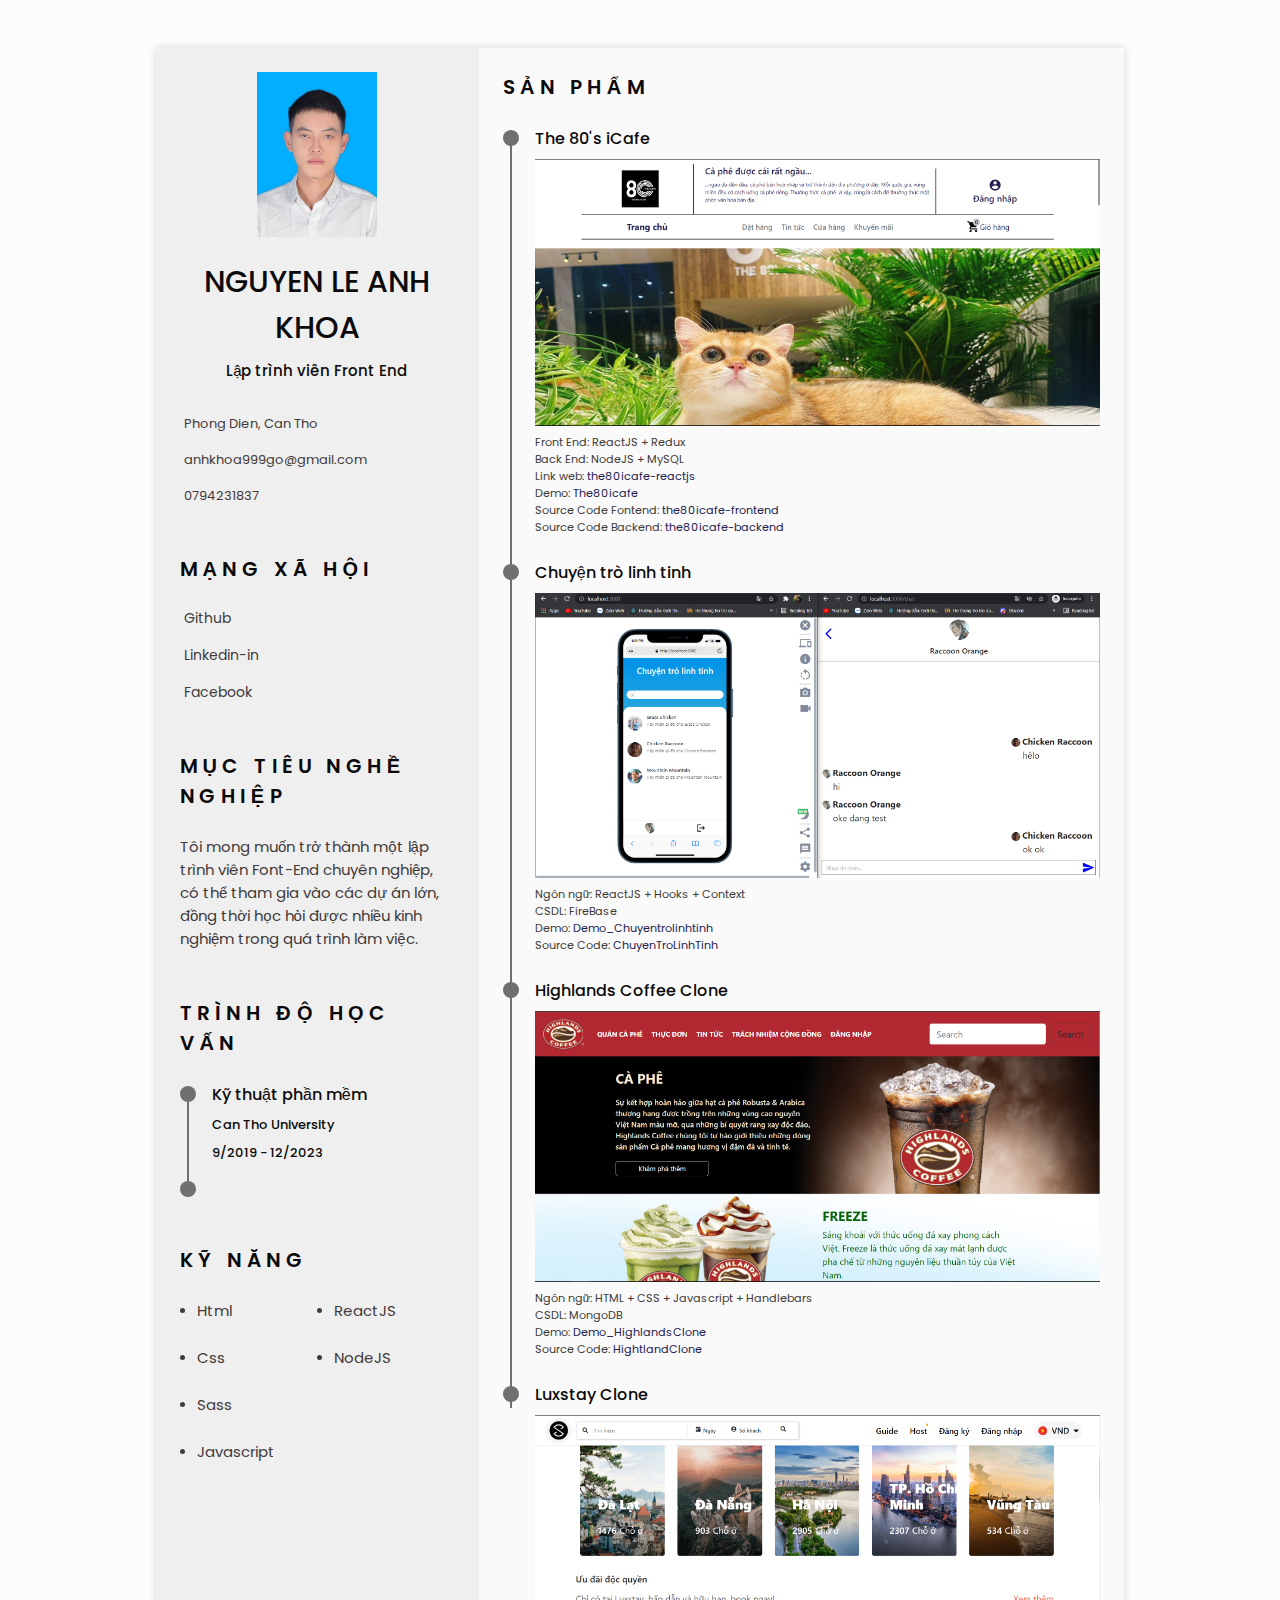
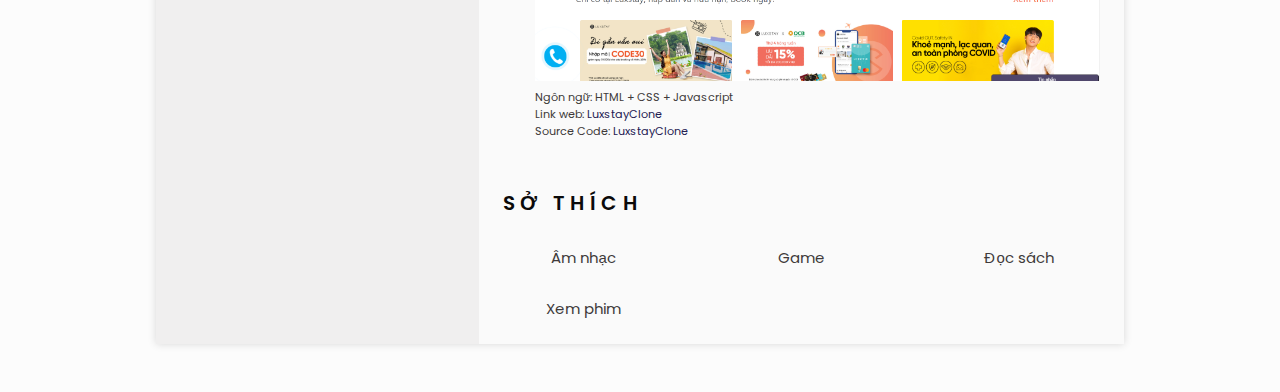
<file: index.html>
<!DOCTYPE html>
<html lang="en">

<head>
    <meta charset="UTF-8">
    <meta name="viewport" content="width=device-width, initial-scale=1.0">
    <link rel="icon"
        href="https://en.pimg.jp/041/411/132/1/41411132.jpg" />

    <!--========== BOX ICONS ==========-->
    <link rel="stylesheet" href="https://use.fontawesome.com/releases/v5.6.3/css/all.css"
        integrity="sha384-UHRtZLI+pbxtHCWp1t77Bi1L4ZtiqrqD80Kn4Z8NTSRyMA2Fd33n5dQ8lWUE00s/" crossorigin="anonymous">


    <!--========== CSS ==========-->
    <link rel="stylesheet" href="assets/css/styles.css">

    <title>CV Nguyen Le Anh Khoa</title>
</head>

<body>
    <!--========== HEADER ==========-->
    <header class="l-header" id="header">
        <nav class="nav bd-container">
            <a href="" class="nav__logo">Khoa</a>
            <div class="nav__menu" id="nav-menu">
                <ul class="nav__list">
                    <li class="nav__item">
                        <a href="#home" class="nav__link active-link">
                            <i class="far fa-user-circle nav__icon"></i>Thông tin
                        </a>
                    </li>
                    <li class="nav__item">
                        <a href="#profile" class="nav__link">
                            <i class="fas fa-bullseye nav__icon"></i>Mục tiêu
                        </a>
                    </li>
                    <li class="nav__item">
                        <a href="#education" class="nav__link">
                            <i class="fas fa-book nav__icon"></i>Học vấn
                        </a>
                    </li>
                    <li class="nav__item">
                        <a href="#skills" class="nav__link">
                            <i class="fas fa-laptop-code nav__icon"></i>Kỹ năng
                        </a>
                    </li>
                    <li class="nav__item">
                        <a href="#experience" class="nav__link">
                            <i class="fas fa-briefcase nav__icon"></i>Sản phẩm
                        </a>
                    </li>
                    <li class="nav__item">
                        <a href="#interests" class="nav__link">
                            <i class="fas fa-gamepad interests__icon"></i>
                            Sở thích
                        </a>
                    </li>
                </ul>
            </div>
            <div class="nav__toggle" id="nav-toggle">
                <i class="fas fa-bars"></i>
            </div>
        </nav>
    </header>

    <main class="l-main bd-container">
        <!-- All elements within this div, is generated in PDF -->
        <div class="resume" id="area-cv">
            <div class="resume__left">
                <!--========== HOME ==========-->
                <section class="home" id="home">
                    <div class="home__container section bd-grid">
                        <div class="home__data bd-grid">
                            <div>
                                <img src="assets/img/perfil.jpg" class="home__img" alt="">
                            </div>
                            <h1 class="home__title">NGUYEN LE ANH KHOA</h1>
                            <h3 class="home__profession">Lập trình viên Front End </h3>
                            <!-- Button to generate and download the pdf. Available for desktop. -->
                            <!-- <div class="">
                                <a href="assets/pdf/ResumeCv.pdf" class="home__button-movil">Download</a>
                            </div> -->
                        </div>
                        <div class="home__address bd-grid">
                            <span class="home__information">
                                <i class="fas fa-map-marker-alt home__icon"></i> Phong Dien, Can Tho
                            </span>
                            <span class="home__information">
                                <i class="far fa-envelope home__icon"></i> anhkhoa999go@gmail.com
                            </span>
                            <span class="home__information">
                                <i class="fas fa-mobile home__icon"></i> 0794231837
                            </span>
                        </div>
                    </div>
                    <!-- Theme change button -->
                    <i class="far fa-moon change-theme" title="Theme" id="theme-button"></i>
                    <i class="fas fa-download generate-pdf" title="Geneate PDF" id="resume-button"></i>

                </section>

                <!--========== SOCIAL ==========-->
                <section class="social section">
                    <h2 class="section-title">Mạng xã hội</h2>
                    <div class="social__container bd-grid">
                        <a href="https://github.com/anhkhoa0509" target="_blank" class="social__link">
                            <i class="social__icon fab fa-github"></i>Github
                        </a>
                        <a href="https://www.linkedin.com/in/nguyen-le-anh-khoa-940a77181" target="_blank"
                            class="social__link">
                            <i class="social__icon fab fa-linkedin-in"></i>Linkedin-in
                        </a>

                        <a href="https://www.facebook.com/anhkhoa999go" target="_blank" class="social__link">
                            <i class="social__icon fab fa-facebook"></i>Facebook
                        </a>

                    </div>
                </section>

                <!--========== PROFILE ==========-->
                <section class="profile section" id="profile">
                    <h2 class="section-title">Mục tiêu nghề nghiệp</h2>
                    <p class="profile__description"> Tôi mong muốn trở thành một lập trình viên Font-End chuyên nghiệp,
                        có thể tham gia vào các dự án lớn, đồng thời học hỏi được nhiều kinh nghiệm trong quá trình làm
                        việc. </p>
                </section>
                <!--==========EDUCATION==========-->
                <section class="education section" id="education">
                    <h2 class="section-title">Trình độ học vấn</h2>
                    <div class="education__container bd-grid">
                        <div class="education__content">
                            <div class="education__time">
                                <span class="education__rounder"></span>
                                <span class="education__line"></span>
                            </div>
                            <div class="education__data bd-grid">
                                <h3 class="education__title">Kỹ thuật phần mềm</h3>
                                <h3 class="education__studies">Can Tho University</h3>
                                <h3 class="education__year">9/2019 - 12/2023</h3>
                            </div>
                        </div>
                        <div class="education__content">
                            <div class="education__time">
                                <span class="education__rounder"></span>
                            </div>
                        </div>
                    </div>
                </section>


                <!--========== SKILLS  ==========-->
                <section class="skills section" id="skills">
                    <h2 class="section-title">Kỹ năng</h2>
                    <div class="skills__content bd-grid">
                        <ul class="skills__data">
                            <li class="skills__name">
                                <span class="skills__circle"></span> Html
                            </li>
                            <li class="skills__name">
                                <span class="skills__circle"></span> Css
                            </li>
                            <li class="skills__name">
                                <span class="skills__circle"></span> Sass
                            </li>
                            <li class="skills__name">
                                <span class="skills__circle"></span> Javascript
                            </li>
                        </ul>
                        <ul class="skills__data">
                            <li class="skills__name">
                                <span class="skills__circle"></span> ReactJS
                            </li>
                            <li class="skills__name">
                                <span class="skills__circle"></span> NodeJS
                            </li>

                        </ul>
                    </div>
                </section>

            </div>

            <div class="resume__right">
                <!--========== EXPERIENCE ==========-->
                <section class="experience section" id="experience">
                    <h2 class="section-title">Sản phẩm</h2>
                    <div class="experience__container bd-grid">
                        <div class="experience__content">
                            <div class="experience__time">
                                <div class="experience__rounder"></div>
                                <div class="experience__line"></div>
                            </div>
                            <div class="experience__data bd-grid">
                                <h3 class="experience__title">The 80's iCafe</h3>
                                <img src="assets/img/the80icafe.PNG" class="experience__product"></img>
                                <div class="experience__details">
                                    <p>Front End: ReactJS + Redux</p>
                                    <p>Back End: NodeJS + MySQL</p>
                                    <p>Link web: <a
                                            href="https://the80icafe-reactjs.herokuapp.com/">the80icafe-reactjs</a>
                                    </p>
                                    <p>Demo: <a
                                            href="https://drive.google.com/file/d/1z7cvW_mBKtKB8MiOIWQ_J-ncR4O8ZGtf/view?usp=sharing">
                                            The80icafe</a>
                                    </p>
                                    <p>Source Code Fontend: <a href="https://github.com/anhkhoa0509/the80icafe-frontend"
                                            class="">the80icafe-frontend</a></p>
                                    <p> Source Code Backend: <a href="https://github.com/anhkhoa0509/the80icafe-backend"
                                            class="">the80icafe-backend</a></p>

                                </div>
                            </div>
                        </div>
                        <div class="experience__content">
                            <div class="experience__time">
                                <div class="experience__rounder"></div>
                                <div class="experience__line"></div>
                            </div>
                            <div class="experience__data bd-grid">
                                <h3 class="experience__title">Chuyện trò linh tinh</h3>
                                <img src="assets/img/chuyentolinhtinh.PNG" class="experience__product"></img>
                                <div class="experience__details">
                                    <p>Ngôn ngữ: ReactJS + Hooks + Context</p>
                                    <p>CSDL: FireBase</p>
                                    <p>Demo: <a
                                            href="https://drive.google.com/file/d/1z7cvW_mBKtKB8MiOIWQ_J-ncR4O8ZGtf/view?usp=sharing">
                                            Demo_Chuyentrolinhtinh</a>
                                    </p>
                                    <p>Source Code: <a href="https://github.com/anhkhoa0509/ChuyenTroLinhTinh"
                                            class="">ChuyenTroLinhTinh</a></p>
                                </div>
                            </div>
                        </div>
                        <div class="experience__content">
                            <div class="experience__time">
                                <div class="experience__rounder"></div>
                                <div class="experience__line"></div>
                            </div>
                            <div class="experience__data bd-grid">
                                <h3 class="experience__title">Highlands Coffee Clone</h3>
                                <img src="assets/img/hightland.PNG" class="experience__product"></img>
                                <div class="experience__details">
                                    <p>Ngôn ngữ: HTML + CSS + Javascript + Handlebars</p>
                                    <p>CSDL: MongoDB</p>
                                    <p>Demo: <a
                                            href="https://drive.google.com/file/d/1Gp63VtzTsbjRs1otETOuWHglLufCqaR7/view?usp=sharing">
                                            Demo_HighlandsClone</a>
                                    </p>
                                    <p>Source Code: <a href="https://github.com/anhkhoa0509/HightlandClone"
                                            class="">HightlandClone
                                        </a></p>

                                </div>
                            </div>
                        </div>
                        <div class="experience__content">
                            <div class="experience__time">
                                <div class="experience__rounder"></div>
                            </div>
                            <div class="experience__data bd-grid">
                                <h3 class="experience__title">Luxstay Clone</h3>
                                <img src="assets/img/luxstay.PNG" class="experience__product"></img>
                                <div class="experience__details">
                                    <p>Ngôn ngữ: HTML + CSS + Javascript </p>
                                    <p>Link web: <a href="https://anhkhoa0509.github.io/LuxstayClone">LuxstayClone</a>
                                    </p>
                                    <p>Source Code: <a href="https://github.com/anhkhoa0509/LuxstayClone"
                                            class="">LuxstayClone
                                        </a></p>

                                </div>
                            </div>
                        </div>



                    </div>
                </section>

                <!--========== INTERESTS ==========-->
                <section class="interests section" id="interests">
                    <h2 class="section-title">Sở thích</h2>
                    <div class="interests__container bd-grid">
                        <div class="interests__content">
                            <i class="fas fa-headphones-alt interests__icon"></i>
                            <span class="interests__name">Âm nhạc</span>
                        </div>
                        <div class="interests__content">
                            <i class="fas fa-gamepad interests__icon"></i>
                            <span class="interests__name">Game</span>
                        </div>
                        <div class="interests__content">
                            <i class="fas fa-book interests__icon"></i>
                            <span class="interests__name">Đọc sách</span>
                        </div>
                        <div class="interests__content">
                            <i class="fas fa-film interests__icon"></i>
                            <span class="interests__name">Xem phim</span>
                        </div>
                    </div>
                </section>
            </div>
        </div>
    </main>

    <!--========== SCROLL TOP ==========-->
    <a href="#" class="scrolltop" id="scroll-top">
        <i class="fas fa-arrow-up scrolltop__icon"></i>
    </a>

    <!--========== HTML2PDF ==========-->
    <script src="assets/js/html2pdf.bundle.min.js"></script>

    <!--========== MAIN JS ==========-->
    <script src="assets/js/main.js"></script>
</body>

</html>
</file>
<file: assets/css/styles.css>
/*===== GOOGLE FONTS =====*/
@import url('https://fonts.googleapis.com/css2?family=Poppins:wght@400;500;600&display=swap');

/*===== VARIABLES CSS =====*/
:root {
  --header-height: 3rem;

  /*========== Colors ==========*/
  --title-color: #0B0A0A;
  --text-color: #403A3A;
  --text-a-color: rgb(36, 32, 82);
  --container-color: #FAFAFA;
  --text-color-light: #707070;
  --container-color-alt: #F0EFEF;
  --body-color: #FCFCFC;

  /*========== Font and typography ==========*/
  --body-font: 'Poppins', sans-serif;
  --h1-font-size: 1.5rem;
  --h2-font-size: 1.25rem;
  --h3-font-size: 1rem;
  --normal-font-size: .938rem;
  --small-font-size: .875rem;
  --smaller-font-size: .813rem;

  /*========== Font weight ==========*/
  --font-medium: 500;
  --font-semi-bold: 600;

  /*========== Margenes ==========*/
  --mb-1: .5rem;
  --mb-2: 1rem;
  --mb-3: 1.5rem;

  /*========== z index ==========*/
  --z-tooltip: 10;
  --z-fixed: 100;
}

/*========== BASE ==========*/
*,
::before,
::after {
  box-sizing: border-box;
}

html {
  scroll-behavior: smooth;
}

/*========== Variables Dark theme ==========*/
body.dark-theme {
  --title-color: #F2F2F2;
  --text-color: #BFBFBF;
  --text-a-color: white;
  --container-color: #212121;
  --container-color-alt: #181616;
  --body-color: #2B2B2B;

}

/*========== Button Dark/Light ==========*/
.change-theme {
  position: absolute;
  right: 0;
  top: 2.2rem;
  display: flex;
  color: var(--text-color);
  font-size: 1.2rem;
  cursor: pointer;
}

.change-theme:hover {
  color: var(--title-color)
}

/*========== Font size variables to scale cv ==========*/
body.scale-cv {
  --h1-font-size: .938rem;
  --h2-font-size: .938remrem;
  --h3-font-size: .875rem;
  --normal-font-size: .813rem;
  --small-font-size: .75rem;
  --smaller-font-size: .688rem;

}

/*========== Generate PDF button ==========*/
.generate-pdf {
  position: absolute;
  top: 2.2rem;
  left: 0;
  font-size: 1.2rem;
  color: var(--text-color);
  cursor: pointer;
}

.generate-pdf:hover {
  color: var(--title-color)
}

/*========== Classes modified to reduce size and print on A4 sheet ==========*/
.scale-cv .change-theme,
.scale-cv .generate-pdf {
  display: none;
}

.scale-cv .bd-container {
  max-width: 595px;
}

.scale-cv .section {
  padding: 1.5rem 0 .80rem
}

.scale-cv .section-title {
  margin-bottom: .75rem;
}

.scale-cv .resume__left,
.scale-cv .resume__right {
  padding: 0 1rem;
}

.scale-cv .home__img {
  width: 90px;
  height: 90px;
}

.scale-cv .home__container {
  gap: 1.5rem;
}

.scale-cv .home__data {
  gap: .25rem;
}

.scale-cv .home__address,
.scale-cv .social__container {
  gap: .75rem;
}

.scale-cv .home__icon,
.scale-cv .social__icon,
.scale-cv .interests__icon {
  font-size: 1rem;
}

.scale-cv .education__container,
.scale-cv .education__container {
  gap: 1rem;
}

.scale-cv .education__time,
.scale-cv .experience__time {
  padding-right: .5rem;
}

.scale-cv .education__rounder,
.scale-cv .experience__rounder {
  width: 11px;
  height: 11px;
  margin-top: 0.22rem;
}

.scale-cv .education__line,
.scale-cv .experience__line {
  width: 1px;
  height: 110%;
  transform: translate(5px, 0);
}

.scale-cv .education__data,
.scale-cv .experience__data {
  gap: .25rem
}

.scale-cv .skills__name {
  margin-bottom: var(--mb-1);
}

.scale-cv .interests__container {
  column-gap: 2.5rem;
}




body {
  margin: 0 0 var(--header-height) 0;
  padding: 0;
  font-family: var(--body-font);
  font-size: var(--normal-font-size);
  background-color: var(--body-color);
  color: var(--text-color)
}

h1,
h2,
h3,
ul,
p {
  margin: 0;
}

h1,
h2,
h3 {
  color: var(--title-color);
  font-weight: var(--font-medium);
}

ul {
  padding: 0;
  list-style: none;
}

a {
  text-decoration: none;
}

img {
  max-width: 100%;
}

/*========== CLASS CSS ==========*/
.section {
  padding: 1.5rem 0;
}

.section-title {
  font-size: var(--h2-font-size);
  color: var(--title-color);
  font-weight: var(--font-semi-bold);
  text-transform: uppercase;
  letter-spacing: .34rem;
  text-align: center;
  margin-bottom: var(--mb-3);
}

/*========== LAYOUT ==========*/
.bd-container {
  max-width: 968px;
  width: calc(100% - 3rem);
  margin-left: var(--mb-3);
  margin-right: var(--mb-3);
}

.bd-grid {
  display: grid;
  gap: 1.5rem;
}

.l-header {
  width: 100%;
  position: fixed;
  bottom: 0;
  left: 0;
  z-index: var(--z-fixed);
  background-color: var(--body-color);
  box-shadow: 0 -1px 4px rgba(0, 0, 0, 0.1);
  transition: 0.3s;
}

/*========== NAV ==========*/
.nav {
  height: var(--header-height);
  display: flex;
  justify-content: space-between;
  align-items: center;
}

@media screen and (max-width:968px) {
  .nav__menu {
    position: fixed;
    bottom: -100%;
    left: 0;
    width: 100%;
    padding: 2rem 1.5rem;
    background-color: var(--body-color);
    box-shadow: 0 1px 4px rgba(0, 0, 0, 0.1);
    border-radius: 1rem 1rem 0 0;
    z-index: var(--z-fixed);
    transition: 0.3s;
  }
}


.nav__logo,
.nav__toggle {
  color: var(--title-color);
  font-weight: var(--font-medium);
}

.nav__toggle {
  font-size: 1.2rem;
  cursor: pointer;
}

.nav__item {
  text-align: center;
}

.nav__list {
  display: grid;
  grid-template-columns: repeat(3, 1fr);
  gap: 2rem
}

.nav__link {
  display: flex;
  flex-direction: column;
  font-size: var(--small-font-size);
  color: var(--text-color-light);
  font-weight: var(--font-medium);
}

.nav__link:hover {
  color: var(--title-color)
}

.nav__icon {
  font-size: 1.2rem;
  margin-bottom: var(--mb-1);
}

/* Show menu */

.show-menu {
  bottom: var(--header-height);
}


/* Active menu link */

.active-link {
  color: var(--title-color);
}

/*========== HOME ==========*/

.home {
  position: relative;
}

.home__container {
  gap: 1.25rem;
}

.home__data {
  gap: 0.5rem;
  text-align: center;
}


.home__img {
  width: 120px;
  /* height: 120px; */
  /* border-radius: 50%; */
  justify-content: center;
  margin-bottom: var(--mb-1);
}


.home-title {
  font-size: var(--h1-font-size);
}


.home__profession {
  font-size: var(--normal-font-size);
  margin-bottom: var(--mb-1);
}

.home__address {
  gap: 1rem;
}


.home__information {
  display: flex;
  align-items: center;
  font-size: var(--smaller-font-size);

}



.home__icon {
  font-size: 1.2rem;
  margin-right: .25rem;
}


.home__button-movil {
  display: inline-block;
  border: 2px solid var(--text-color);
  color: var(--text-color);
  padding: 1rem 2rem;
  border-radius: .25;
  transition: .3s;
  font-weight: var(--font-medium);
  margin-top: var(--mb-3);
}

.home__button-movil:hover {
  background-color: var(--text-color);
  color: var(--container-color)
}


/*========== SOCIAL ==========*/

.social__container {
  grid-template-columns: max-content;
  gap: 1rem;
}

.social__link {
  display: inline-flex;
  align-items: center;
  font-size: var(--small-font-size);
  color: var(--text-color)
}

.social__link:hover {
  color: var(--title-color)
}

.social__icon {
  font-size: 1.2rem;
  margin-right: .25rem;
}


/*========== PROFILE ==========*/
.profile__description {
  text-align: center;
}

/*========== EDUCATION AND EXPERIENCE ==========*/
.education__container {
  gap: calc(0.5rem + 6px);
}

.education__content,
.experience__content {
  display: flex;
}

.education__time,
.experience__time {
  padding-right: 1rem;
}

.education__rounder,
.experience__rounder {
  position: relative;
  display: block;
  width: 16px;
  height: 16px;
  background-color: var(--text-color-light);
  border-radius: 50%;
  margin-top: .25rem;
}

.education__line,
.experience__line {
  display: block;
  width: 2px;
  height: 108%;
  background-color: var(--text-color-light);
  transform: translate(7px, 0);
}

.education__data,
.experience__data {
  gap: .5rem;
}

.experience__details {
  font-size: 0.7rem;
}

.experience__details a {
  color: var(--text-a-color)
}



.education__title,
.experience__title {
  font-size: var(--h3-font-size);
}

.education__studies {
  font-size: var(--smaller-font-size);
  color: var(--title-color)
}

.education__year {
  font-size: var(--smaller-font-size);
}


/*========== SKILLS AND LANGUAGES ==========*/
.skills__content {
  grid-template-columns: repeat(2, 1fr);

}

.skills__content {
  gap: 0;
}

.skills__name {
  display: flex;
  align-items: center;
  margin-bottom: var(--mb-3);
}

.skills__circle {
  display: inline-block;
  width: 5px;
  height: 5px;
  background-color: var(--text-color);
  border-radius: 50%;
  margin-right: .75rem;
}


/*========== INTERESTS ==========*/
.interests__container {
  grid-template-columns: repeat(3, 1fr);
  math-style: var(--mb-2);
}

.interests__content {
  display: flex;
  flex-direction: column;
  align-items: center;
  text-align: center;
}

.interests__icon {
  font-size: 1.5rem;
  color: var(--text-color-light);
  margin-bottom: .25rem;
}

/* Scroll top */
.scrolltop {
  position: fixed;
  right: 1rem;
  bottom: -20%;
  display: flex;
  justify-content: center;
  align-items: center;
  padding: 0.3rem;
  background-color: var(--container-color-alt);
  border-radius: .4rem;
  z-index: var(--z-tooltip);
  transition: .4s;
  visibility: hidden;
}

.scrolltop__icon {
  font-size: 1.2rem;
  color: var(--text-color)
}

.show-scroll {
  visibility: visible;
  bottom: 5rem;
}

/*========== MEDIA QUERIES ==========*/
@media screen and (max-width: 320px) {
  .nav_list {
    grid-template-columns: repeat(2, 1fr);
    gap: 1rem .5rem;
  }
}


@media screen and (min-width: 968px) {
  body {
    margin: 3rem 0;
  }

  .generate-pdf {
    display: inline-block;
  }

  .bd-container {
    margin-left: auto;
    margin-right: auto;
  }

  .l-header,
  .scrolltop {
    display: none;
  }

  .resume {
    display: grid;
    grid-template-columns: .5fr 1fr;
    background-color: var(--container-color);
    box-shadow: 0 0 8px rgb(13, 12, 12, .15);
  }

  .resume__left {
    background-color: var(--container-color-alt);
  }

  .resume__left,
  .resume__right {
    padding: 0 1.5rem
  }

  .section-title,
  .profile__description {
    text-align: inherit;
  }

  .home__container {
    gap: 1.5rem
  }

  .home__button-movil {
    display: none;
  }

  .interests__container {
    grid-template-columns: repeat(4, max-centent);
    column-gap: 3.5rem;
  }
}

/* For small devices, menu two columns */


/* Classes modified for large screen size */
</file>
